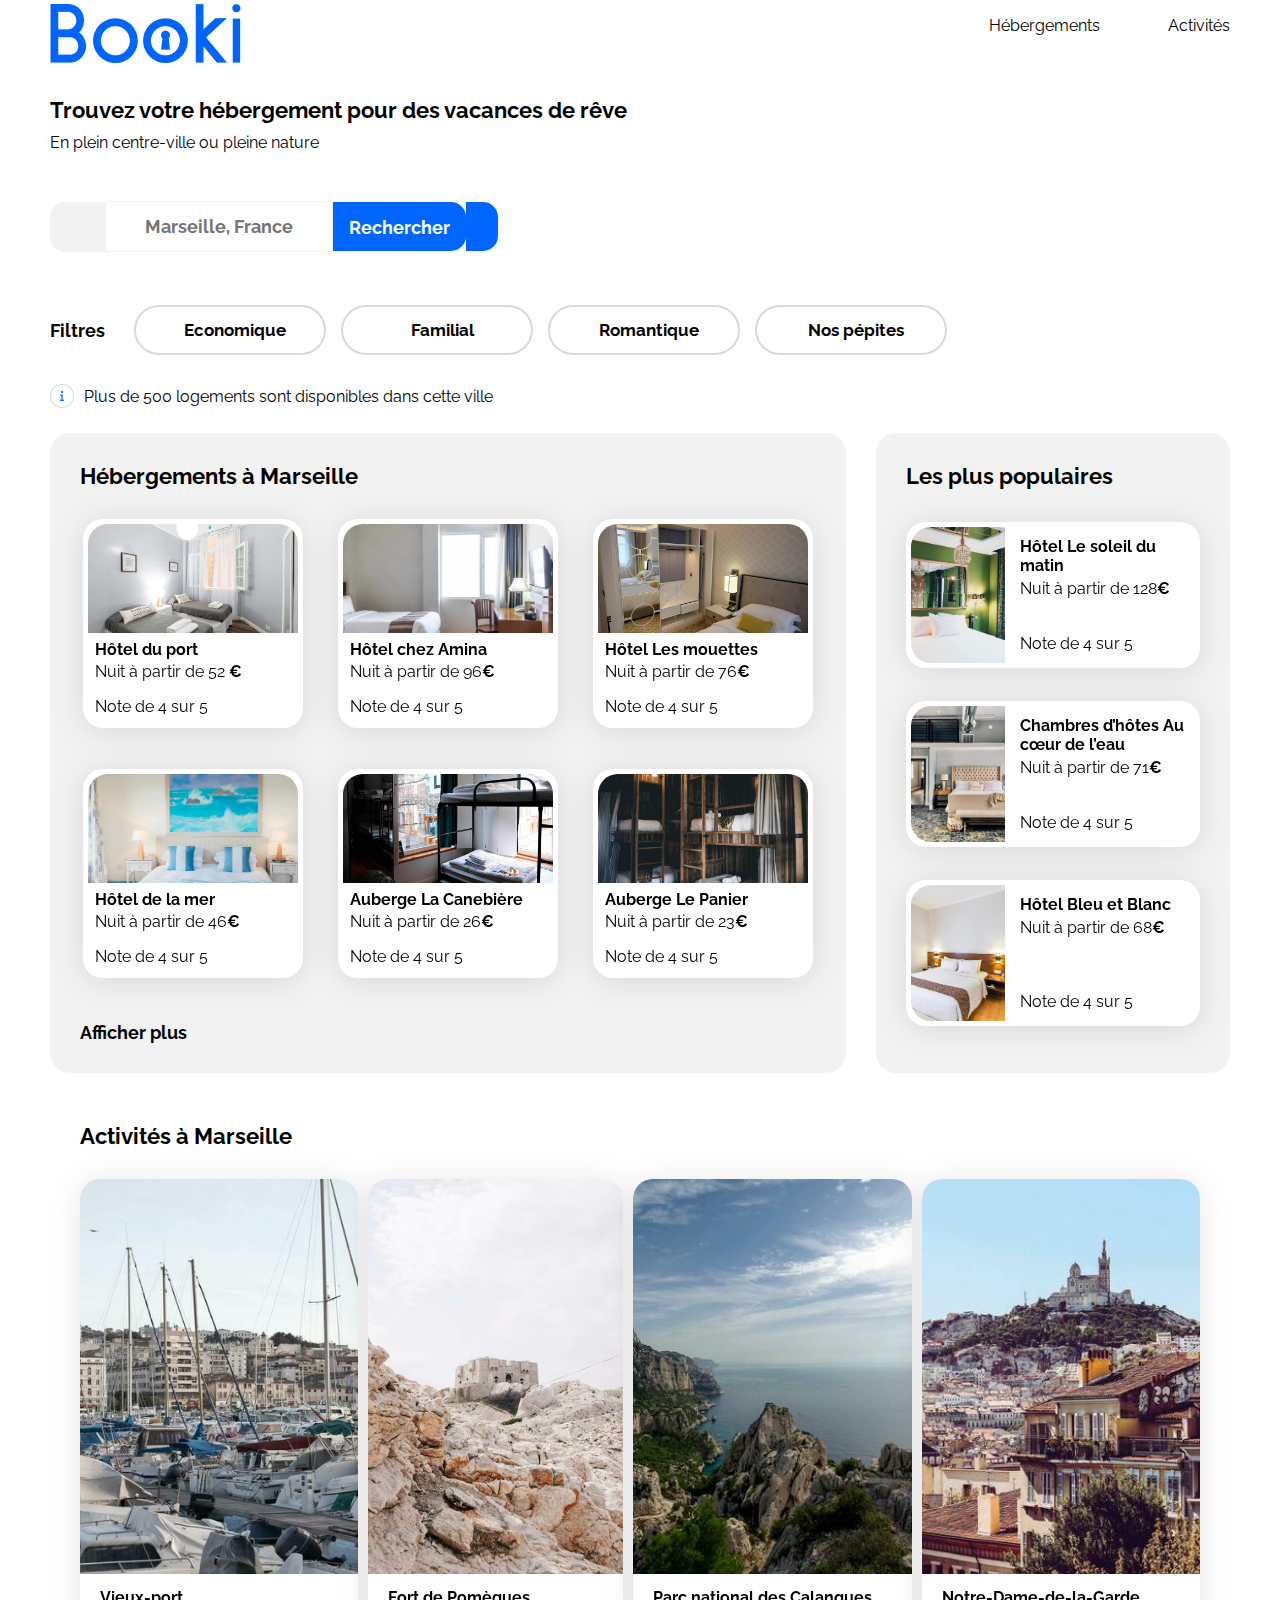
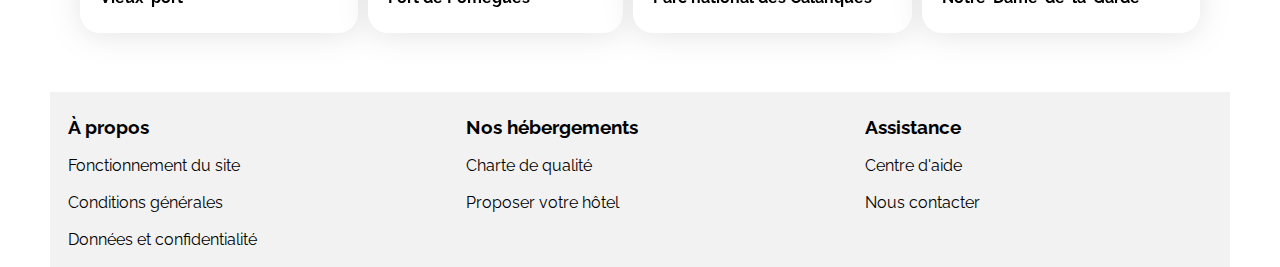
<file: index.html>
<!DOCTYPE html>
<html lang="fr">

<head>
    <meta charset="UTF-8">
    <meta name="viewport" content="width=device-width, initial-scale=1.0">
    <title>Booki</title>
    <link rel="preconnect" href="https://fonts.googleapis.com">
    <link rel="preconnect" href="https://fonts.gstatic.com" crossorigin>
    <link href="https://fonts.googleapis.com/css2?family=Raleway:wght@400;500;700&display=swap" rel="stylesheet">
    <link rel="stylesheet" href="https://cdnjs.cloudflare.com/ajax/libs/font-awesome/6.2.1/css/all.min.css"
        integrity="sha512-MV7K8+y+gLIBoVD59lQIYicR65iaqukzvf/nwasF0nqhPay5w/9lJmVM2hMDcnK1OnMGCdVK+iQrJ7lzPJQd1w=="
        crossorigin="anonymous" referrerpolicy="no-referrer">
    <link rel="stylesheet" href="./CSS/style.css">
</head>

<body>
    <!--GENERAL-->
    <div class="main-container">        
    
        <!--HEADER-->
        <header>
            <!--MENU HAUT-->
            <nav>
            <img src="Images/Logo/Booki.png" alt="Logo" id="picture-logo">
                <ul id="menu">
                    <li><a href="#hebergements-link" class="link-menu">Hébergements</a></li>
                    <li><a href="#activities-link" class="link-menu">Activités</a></li>
                </ul>
            </nav>
        </header>

        <!--MAIN-->
        <main>
            <!--SECTION RECHERCHE-->
            <section>
                <h1 class="section-title">Trouvez votre hébergement pour des vacances de rêve</h1>
                <p class="section-title-secondary">En plein centre-ville ou pleine nature</p>
                <div>                
                    <form class="search-bar">
                    <div class="icon-container">
                    <i class="fa-solid fa-location-dot fa-lg" style="color: #000000;"></i>
                    </div>
                    <input type= "text" placeholder="Marseille, France">
                    <a href="#" class="search-button">Rechercher</a>
                    <a href="#" class="search-button-icon"><i class="fa-solid fa-magnifying-glass" style="color: white;"></i></a>
                </form>
                </div>

            </section>

            <!--SECTION FILTRES-->
            <section class="bloc-filter">
                <h2 class="title-filter">Filtres</h2>
                <div class="section-filter">
                    <button class="economic"><i class="fa-solid fa-money-bill-wave icon-filter" style="color: #0065FC;"></i>Economique</button>
                    <button class="family"><i class="fa-solid fa-person icon-filter fa-lg" style="color: #0065FC;"></i>Familial</button>
                    <button class="romantic"><i class="fa-solid fa-heart icon-filter" style="color: #0065FC;"></i>Romantique</button>
                    <button class="pepites"><i class="fa-solid fa-fire icon-filter" style="color: #0065FC;"></i>Nos pépites</button>
                </div>
            </section>

            <!--INFO BAR-->
            <div class="info-bar">
                <img src="./Images/Icon/Icon.png" alt="Info bar"><p>Plus de 500 logements sont disponibles dans cette ville</p>
            </div>

            <!--SECTION HEBERGEMENTS ET POPULAIRES-->
            <div class="hebergements-and-populaires">

                <!--SECTION HEBERGEMENTS-->
                <section class="hebergements" id="hebergements-link">
                    <div class="hebergements-title">
                        <h2 class="section-title">Hébergements à Marseille</h2>
                    </div>
                    <div class="hebergements-cards">
                        <a href="#">
                            <article class="card">
                                <img src="./Images/Hébergements/fred-kleber.jpg" alt="Image de Hôtel du port">
                                <div class="card-content">
                                    <div class="card-txt">
                                        <h3 class="card-title">Hôtel du port</h3>
                                        <p class="card-subtitle">Nuit à partir de 52 <span class="euro">€</span></p>
                                    </div>
                                    <div class="card-rating">
                                        <i class="fa-xs fa-solid fa-star" aria-hidden="true"></i>
                                        <i class="fa-xs fa-solid fa-star" aria-hidden="true"></i>
                                        <i class="fa-xs fa-solid fa-star" aria-hidden="true"></i>
                                        <i class="fa-xs fa-solid fa-star" aria-hidden="true"></i>
                                        <i class="fa-xs fa-solid fa-star neutral-star" aria-hidden="true"></i>
                                        <span class="sr-only">Note de 4 sur 5</span>
                                    </div>
                                </div>
                            </article>
                        </a>
                        <a href="#">
                            <article class="card">
                                <img src="./Images/Hébergements/febrian-zakaria.jpg" alt="Image de Hôtel chez Amina">
                                <div class="card-content">
                                    <div class="card-txt">
                                        <h3 class="card-title">Hôtel chez Amina</h3>
                                        <p class="card-subtitle">Nuit à partir de 96<span class="euro">€</span></p>
                                    </div>
                                    <div class="card-rating">
                                        <i class="fa-xs fa-solid fa-star" aria-hidden="true"></i>
                                        <i class="fa-xs fa-solid fa-star" aria-hidden="true"></i>
                                        <i class="fa-xs fa-solid fa-star" aria-hidden="true"></i>
                                        <i class="fa-xs fa-solid fa-star" aria-hidden="true"></i>
                                        <i class="fa-xs fa-solid fa-star neutral-star" aria-hidden="true"></i>
                                        <span class="sr-only">Note de 4 sur 5</span>
                                    </div>
                                </div>
                            </article>
                        </a>
                        <a href="#">
                            <article class="card">
                                <img src="./Images/Hébergements/reisetopia.jpg" alt="Image de Hôtel Les mouettes">
                                <div class="card-content">
                                    <div class="card-txt">
                                        <h3 class="card-title">Hôtel Les mouettes</h3>
                                        <p class="card-subtitle">Nuit à partir de 76<span class="euro">€</span></p>
                                    </div>
                                    <div class="card-rating">
                                        <i class="fa-xs fa-solid fa-star" aria-hidden="true"></i>
                                        <i class="fa-xs fa-solid fa-star" aria-hidden="true"></i>
                                        <i class="fa-xs fa-solid fa-star" aria-hidden="true"></i>
                                        <i class="fa-xs fa-solid fa-star" aria-hidden="true"></i>
                                        <i class="fa-xs fa-solid fa-star neutral-star" aria-hidden="true"></i>
                                        <span class="sr-only">Note de 4 sur 5</span>
                                    </div>
                                </div>
                            </article>
                        </a>
                        <a href="#">
                            <article class="card">
                                <img src="./Images/Hébergements/annie-spratt.jpg" alt="Image de Hôtel de la mer">
                                <div class="card-content">
                                    <div class="card-txt">
                                        <h3 class="card-title">Hôtel de la mer</h3>
                                        <p class="card-subtitle">Nuit à partir de 46<span class="euro">€</span></p>
                                    </div>
                                    <div class="card-rating">
                                        <i class="fa-xs fa-solid fa-star" aria-hidden="true"></i>
                                        <i class="fa-xs fa-solid fa-star" aria-hidden="true"></i>
                                        <i class="fa-xs fa-solid fa-star" aria-hidden="true"></i>
                                        <i class="fa-xs fa-solid fa-star" aria-hidden="true"></i>
                                        <i class="fa-xs fa-solid fa-star neutral-star" aria-hidden="true"></i>
                                        <span class="sr-only">Note de 4 sur 5</span>
                                    </div>
                                </div>
                            </article>
                        </a>
                        <a href="#">
                            <article class="card">
                                <img src="./Images/Hébergements/marcus-loke.jpg" alt="Image de Auberge La Canebière">
                                <div class="card-content">
                                    <div class="card-txt">
                                        <h3 class="card-title">Auberge La Canebière</h3>
                                        <p class="card-subtitle">Nuit à partir de 26<span class="euro">€</span></p>
                                    </div>
                                    <div class="card-rating">
                                        <i class="fa-xs fa-solid fa-star" aria-hidden="true"></i>
                                        <i class="fa-xs fa-solid fa-star" aria-hidden="true"></i>
                                        <i class="fa-xs fa-solid fa-star" aria-hidden="true"></i>
                                        <i class="fa-xs fa-solid fa-star" aria-hidden="true"></i>
                                        <i class="fa-xs fa-solid fa-star neutral-star" aria-hidden="true"></i>
                                        <span class="sr-only">Note de 4 sur 5</span>
                                    </div>
                                </div>
                            </article>
                        </a>
                        <a href="#">
                            <article class="card">
                                <img src="./Images/Hébergements/nicate-lee.jpg" alt="Image de Auberge Le Panier">
                                <div class="card-content">
                                    <div class="card-txt">
                                        <h3 class="card-title">Auberge Le Panier</h3>
                                        <p class="card-subtitle">Nuit à partir de 23<span class="euro">€</span></p>
                                    </div>
                                    <div class="card-rating">
                                        <i class="fa-xs fa-solid fa-star" aria-hidden="true"></i>
                                        <i class="fa-xs fa-solid fa-star" aria-hidden="true"></i>
                                        <i class="fa-xs fa-solid fa-star" aria-hidden="true"></i>
                                        <i class="fa-xs fa-solid fa-star" aria-hidden="true"></i>
                                        <i class="fa-xs fa-solid fa-star neutral-star" aria-hidden="true"></i>
                                        <span class="sr-only">Note de 4 sur 5</span>
                                    </div>
                                </div>
                            </article>
                        </a>
                    </div>
                <p class="phrase-hebergements"><a href="#">Afficher plus</a></p>
                </section>

                <!--SECTION POPULAIRES-->
                <section class="populaires" id="activities-link">
                    <div class="populaires-title">
                        <h2 class="section-title">Les plus populaires</h2>
                        <i class="fa-solid fa-chart-line" aria-hidden="true"></i>
                    </div>
                    <div class="populaires-cards">
                        <a href="#">
                            <article class="card">
                                <img src="./Images/Hébergements/emile-guillemot.jpg" alt="Image de la chambre d'hôtel montrant un lit">
                                <div class="card-content">
                                    <div class="card-txt">
                                        <h3 class="card-title">Hôtel Le soleil du matin</h3>
                                        <p class="card-subtitle">Nuit à partir de 128<span class="euro">€</span></p>
                                    </div>
                                    <div class="card-rating">
                                        <i class="fa-xs fa-solid fa-star" aria-hidden="true"></i>
                                        <i class="fa-xs fa-solid fa-star" aria-hidden="true"></i>
                                        <i class="fa-xs fa-solid fa-star" aria-hidden="true"></i>
                                        <i class="fa-xs fa-solid fa-star" aria-hidden="true"></i>
                                        <i class="fa-xs fa-solid fa-star neutral-star" aria-hidden="true"></i>
                                        <span class="sr-only">Note de 4 sur 5</span>
                                    </div>
                                </div>
                            </article>
                        </a>
                        <a href="#">
                            <article class="card">
                                <img src="./Images/Hébergements/aw-creative.jpg" alt="Image de la chambre d'hôtel montrant un lit">
                                <div class="card-content">
                                    <div class="card-txt">
                                        <h3 class="card-title">Chambres d’hôtes Au cœur de l’eau</h3>
                                        <p class="card-subtitle">Nuit à partir de 71<span class="euro">€</span></p>
                                    </div>
                                    <div class="card-rating">
                                        <i class="fa-xs fa-solid fa-star" aria-hidden="true"></i>
                                        <i class="fa-xs fa-solid fa-star" aria-hidden="true"></i>
                                        <i class="fa-xs fa-solid fa-star" aria-hidden="true"></i>
                                        <i class="fa-xs fa-solid fa-star" aria-hidden="true"></i>
                                        <i class="fa-xs fa-solid fa-star neutral-star" aria-hidden="true"></i>
                                        <span class="sr-only">Note de 4 sur 5</span>
                                    </div>
                                </div>
                            </article>
                        </a>
                        <a href="#">
                            <article class="card">
                                <img src="./Images/Hébergements/febrian-zakaria2.jpg" alt="Image de la chambre d'hôtel montrant un lit">
                                <div class="card-content">
                                    <div class="card-txt">
                                        <h3 class="card-title">Hôtel Bleu et Blanc</h3>
                                        <p class="card-subtitle">Nuit à partir de 68<span class="euro">€</span></p>
                                    </div>
                                    <div class="card-rating">
                                        <i class="fa-xs fa-solid fa-star" aria-hidden="true"></i>
                                        <i class="fa-xs fa-solid fa-star" aria-hidden="true"></i>
                                        <i class="fa-xs fa-solid fa-star" aria-hidden="true"></i>
                                        <i class="fa-xs fa-solid fa-star" aria-hidden="true"></i>
                                        <i class="fa-xs fa-solid fa-star neutral-star" aria-hidden="true"></i>
                                        <span class="sr-only">Note de 4 sur 5</span>
                                    </div>
                                </div>
                            </article>
                        </a>
                    </div>
                </section>
            </div>

            <!--SECTION ACTIVITES-->
            <div class="activity-marseille">
                <section class="activity">
                    <div class="activity-title">
                        <h2 class="section-title">Activités à Marseille</h2>
                    </div>
                    <div class="activity-cards">
                        <a href="#">
                            <article class="card">
                                <img src="./Images/Activités/reno-laithienne.jpg" alt="Image du Vieux-port">
                                <div class="card-content">
                                    <div class="card-txt">
                                        <h3 class="card-title">Vieux-port</h3>
                                    </div>
                                </div>
                            </article>
                        </a>
                        <a href="#">
                            <article class="card">
                                <img src="./Images/Activités/paul-hermann.jpg" alt="Image du Fort de Pomègues">
                                <div class="card-content">
                                    <div class="card-txt">
                                        <h3 class="card-title">Fort de Pomègues</h3>
                                    </div>
                                </div>
                            </article>
                        </a>
                        <a href="#">
                            <article class="card">
                                <img src="./Images/Activités/kilyan-sockalingum.jpg" alt="Image de Parc national des Calanques">
                                <div class="card-content">
                                    <div class="card-txt">
                                        <h3 class="card-title">Parc national des Calanques</h3>
                                    </div>
                                </div>
                            </article>
                        </a>
                        <a href="#">
                            <article class="card">
                                <img src="./Images/Activités/florian-wehde.jpg" alt="Image de Notre-Dame-de-la-Garde">
                                <div class="card-content">
                                    <div class="card-txt">
                                        <h3 class="card-title">Notre-Dame-de-la-Garde</h3>
                                    </div>
                                </div>
                            </article>
                        </a>
                    </div>
                </section>
            </div>
        </main>
    
        <!--FOOTER-->
        <footer>

    <!--MENU BAS-->
    <div class="footer-container">

        <!--A PROPOS-->
        <div class="footer-section">
            <h3>À propos</h3>
            <ul>
                <li><a href="#">Fonctionnement du site</a></li>
                <li><a href="#">Conditions générales</a></li>
                <li><a href="#">Données et confidentialité</a></li>
            </ul>
        </div>

        <!--NOS HEBERGEMENTS-->
        <div class="footer-section">
            <h3>Nos hébergements</h3>
            <ul>
                <li><a href="#">Charte de qualité</a></li>
                <li><a href="#">Proposer votre hôtel</a></li>
            </ul>
        </div>

        <!--ASSISTANCE-->
        <div class="footer-section">
            <h3>Assistance</h3>
            <ul>
                <li><a href="#">Centre d'aide</a></li>
                <li><a href="#">Nous contacter</a></li>
            </ul>
        </div>
    </div>
        </footer>
    </div>
</body>
</html>
</file>
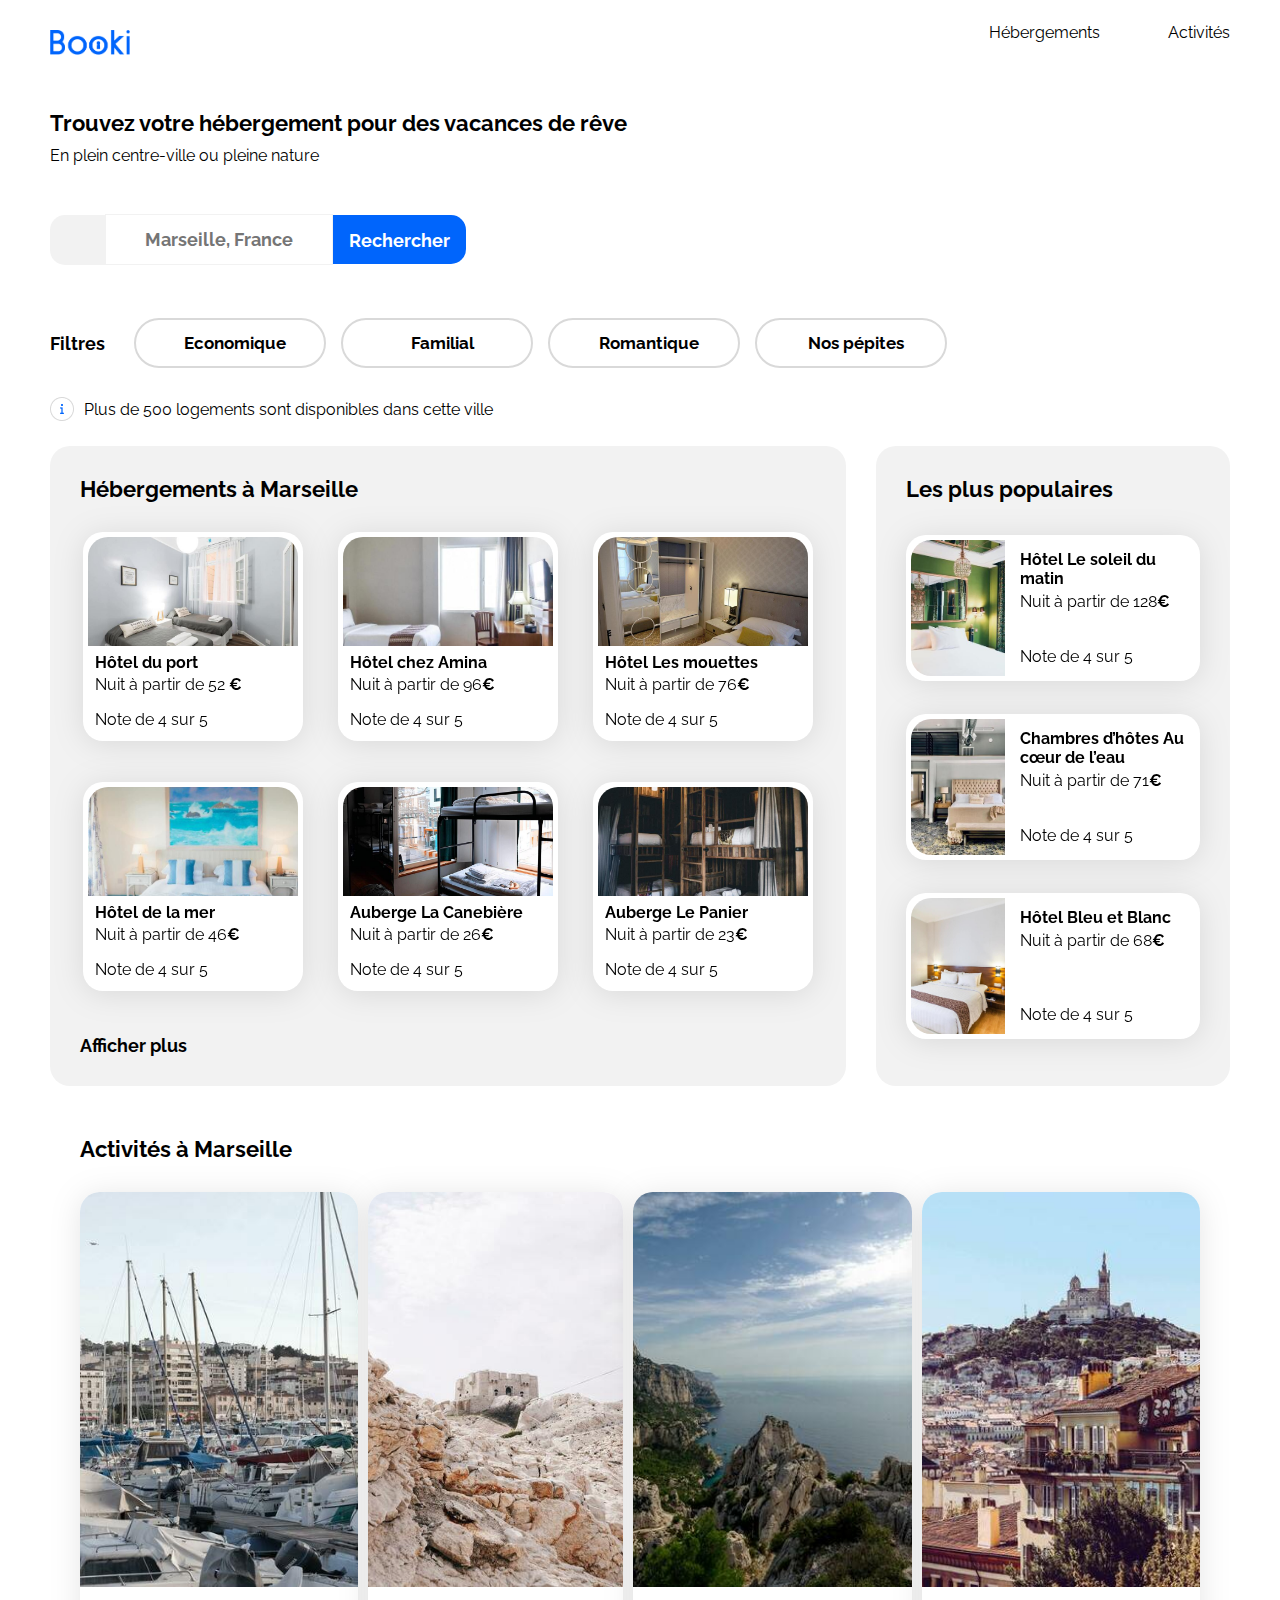
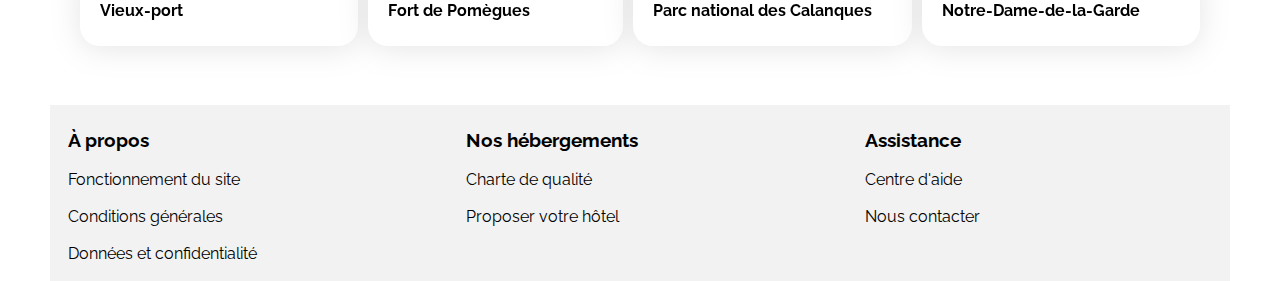
<file: index.html.html>
<!DOCTYPE html>
<html lang="fr">

<head>
    <meta charset="UTF-8">
    <meta name="viewport" content="width=device-width, initial-scale=1.0">
    <title>Booki</title>
    <link rel="preconnect" href="https://fonts.googleapis.com">
    <link rel="preconnect" href="https://fonts.gstatic.com" crossorigin>
    <link href="https://fonts.googleapis.com/css2?family=Raleway:wght@400;500;700&display=swap" rel="stylesheet">
    <link rel="stylesheet" href="https://cdnjs.cloudflare.com/ajax/libs/font-awesome/6.2.1/css/all.min.css"
        integrity="sha512-MV7K8+y+gLIBoVD59lQIYicR65iaqukzvf/nwasF0nqhPay5w/9lJmVM2hMDcnK1OnMGCdVK+iQrJ7lzPJQd1w=="
        crossorigin="anonymous" referrerpolicy="no-referrer">
    <link rel="stylesheet" href="./CSS/style.css">
</head>

<body>
    <!--GENERAL-->
    <div class="main-container">        
    
        <!--HEADER-->
        <header>
            <!--MENU HAUT-->
            <nav>
            <img src="Images/Logo/Booki.png" alt="Logo" id="image-logo">
                <ul id="menu">
                    <li><a href="hebergements-link" class="link-menu">Hébergements</a></li>
                    <li><a href="activities-link" class="link-menu">Activités</a></li>
                </ul>
            </nav>
        </header>

        <!--MAIN-->
        <main>
            <!--SECTION RECHERCHE-->
            <section>
                <h1 class="section-title">Trouvez votre hébergement pour des vacances de rêve</h1>
                <p class="phrase-title">En plein centre-ville ou pleine nature</p>
                <div>                
                    <form class="search-bar">
                    <div class="icon-container">
                    <i class="fa-solid fa-location-dot fa-lg" style="color: #000000;"></i>
                    </div>
                    <input type= "text" placeholder="Marseille, France">
                    <a href="#" class="search-button">Rechercher</a>
                    <img src="./Images/Icon/Button.png" alt="Bouton rechercher" class="rechercher-button">
                </form>
                </div>

            </section>

            <!--SECTION FILTRES-->
            <section class="bloc-filter">
                <h2 class="title-filter">Filtres</h2>
                <div class="section-filter">
                    <button class="economique"><i class="fa-solid fa-money-bill-wave icon-filter" style="color: #0065FC;"></i>Economique</button>
                    <button class="familial"><i class="fa-solid fa-person icon-filter fa-lg" style="color: #0065FC;"></i>Familial</button>
                    <button class="romantique"><i class="fa-solid fa-heart icon-filter" style="color: #0065FC;"></i>Romantique</button>
                    <button class="pepites"><i class="fa-solid fa-fire icon-filter" style="color: #0065FC;"></i>Nos pépites</button>
                </div>
            </section>

            <!--INFO BAR-->
            <div class="info-bar">
                <img src="./Images/Icon/Icon.png" alt="Infobar"><p>Plus de 500 logements sont disponibles dans cette ville</p>
            </div>

            <!--SECTION HEBERGEMENTS ET POPULAIRES-->
            <div class="hebergements-and-populaires">

                <!--SECTION HEBERGEMENTS-->
                <section class="hebergements">
                    <div class="hebergements-title">
                        <h2 class="section-title">Hébergements à Marseille</h2>
                    </div>
                    <div class="hebergements-cards">
                        <a href="#">
                            <article class="card">
                                <img src="./Images/Hébergements/fred-kleber.jpg" alt="Image de Hôtel du port">
                                <div class="card-content">
                                    <div class="card-txt">
                                        <h3 class="card-title">Hôtel du port</h3>
                                        <p class="card-subtitle">Nuit à partir de 52 <span class="euro">€</span></p>
                                    </div>
                                    <div class="card-rating">
                                        <i class="fa-xs fa-solid fa-star" aria-hidden="true"></i>
                                        <i class="fa-xs fa-solid fa-star" aria-hidden="true"></i>
                                        <i class="fa-xs fa-solid fa-star" aria-hidden="true"></i>
                                        <i class="fa-xs fa-solid fa-star" aria-hidden="true"></i>
                                        <i class="fa-xs fa-solid fa-star neutral-star" aria-hidden="true"></i>
                                        <span class="sr-only">Note de 4 sur 5</span>
                                    </div>
                                </div>
                            </article>
                        </a>
                        <a href="#">
                            <article class="card">
                                <img src="./Images/Hébergements/febrian-zakaria.jpg" alt="Image de Hôtel chez Amina">
                                <div class="card-content">
                                    <div class="card-txt">
                                        <h3 class="card-title">Hôtel chez Amina</h3>
                                        <p class="card-subtitle">Nuit à partir de 96<span class="euro">€</span></p>
                                    </div>
                                    <div class="card-rating">
                                        <i class="fa-xs fa-solid fa-star" aria-hidden="true"></i>
                                        <i class="fa-xs fa-solid fa-star" aria-hidden="true"></i>
                                        <i class="fa-xs fa-solid fa-star" aria-hidden="true"></i>
                                        <i class="fa-xs fa-solid fa-star" aria-hidden="true"></i>
                                        <i class="fa-xs fa-solid fa-star neutral-star" aria-hidden="true"></i>
                                        <span class="sr-only">Note de 4 sur 5</span>
                                    </div>
                                </div>
                            </article>
                        </a>
                        <a href="#">
                            <article class="card">
                                <img src="./Images/Hébergements/reisetopia.jpg" alt="Image de Hôtel Les mouettes">
                                <div class="card-content">
                                    <div class="card-txt">
                                        <h3 class="card-title">Hôtel Les mouettes</h3>
                                        <p class="card-subtitle">Nuit à partir de 76<span class="euro">€</span></p>
                                    </div>
                                    <div class="card-rating">
                                        <i class="fa-xs fa-solid fa-star" aria-hidden="true"></i>
                                        <i class="fa-xs fa-solid fa-star" aria-hidden="true"></i>
                                        <i class="fa-xs fa-solid fa-star" aria-hidden="true"></i>
                                        <i class="fa-xs fa-solid fa-star" aria-hidden="true"></i>
                                        <i class="fa-xs fa-solid fa-star neutral-star" aria-hidden="true"></i>
                                        <span class="sr-only">Note de 4 sur 5</span>
                                    </div>
                                </div>
                            </article>
                        </a>
                        <a href="#">
                            <article class="card">
                                <img src="./Images/Hébergements/annie-spratt.jpg" alt="Image de Hôtel de la mer">
                                <div class="card-content">
                                    <div class="card-txt">
                                        <h3 class="card-title">Hôtel de la mer</h3>
                                        <p class="card-subtitle">Nuit à partir de 46<span class="euro">€</span></p>
                                    </div>
                                    <div class="card-rating">
                                        <i class="fa-xs fa-solid fa-star" aria-hidden="true"></i>
                                        <i class="fa-xs fa-solid fa-star" aria-hidden="true"></i>
                                        <i class="fa-xs fa-solid fa-star" aria-hidden="true"></i>
                                        <i class="fa-xs fa-solid fa-star" aria-hidden="true"></i>
                                        <i class="fa-xs fa-solid fa-star neutral-star" aria-hidden="true"></i>
                                        <span class="sr-only">Note de 4 sur 5</span>
                                    </div>
                                </div>
                            </article>
                        </a>
                        <a href="#">
                            <article class="card">
                                <img src="./Images/Hébergements/marcus-loke.jpg" alt="Image de Auberge La Canebière">
                                <div class="card-content">
                                    <div class="card-txt">
                                        <h3 class="card-title">Auberge La Canebière</h3>
                                        <p class="card-subtitle">Nuit à partir de 26<span class="euro">€</span></p>
                                    </div>
                                    <div class="card-rating">
                                        <i class="fa-xs fa-solid fa-star" aria-hidden="true"></i>
                                        <i class="fa-xs fa-solid fa-star" aria-hidden="true"></i>
                                        <i class="fa-xs fa-solid fa-star" aria-hidden="true"></i>
                                        <i class="fa-xs fa-solid fa-star" aria-hidden="true"></i>
                                        <i class="fa-xs fa-solid fa-star neutral-star" aria-hidden="true"></i>
                                        <span class="sr-only">Note de 4 sur 5</span>
                                    </div>
                                </div>
                            </article>
                        </a>
                        <a href="#">
                            <article class="card">
                                <img src="./Images/Hébergements/nicate-lee.jpg" alt="Image de Auberge Le Panier">
                                <div class="card-content">
                                    <div class="card-txt">
                                        <h3 class="card-title">Auberge Le Panier</h3>
                                        <p class="card-subtitle">Nuit à partir de 23<span class="euro">€</span></p>
                                    </div>
                                    <div class="card-rating">
                                        <i class="fa-xs fa-solid fa-star" aria-hidden="true"></i>
                                        <i class="fa-xs fa-solid fa-star" aria-hidden="true"></i>
                                        <i class="fa-xs fa-solid fa-star" aria-hidden="true"></i>
                                        <i class="fa-xs fa-solid fa-star" aria-hidden="true"></i>
                                        <i class="fa-xs fa-solid fa-star neutral-star" aria-hidden="true"></i>
                                        <span class="sr-only">Note de 4 sur 5</span>
                                    </div>
                                </div>
                            </article>
                        </a>
                    </div>
                <p class="phrase-hebergements"><a href="#">Afficher plus</a></p>
                </section>

                <!--SECTION POPULAIRES-->
                <section class="populaires">
                    <div class="populaires-title">
                        <h2 class="section-title">Les plus populaires</h2>
                        <i class="fa-solid fa-chart-line" aria-hidden="true"></i>
                    </div>
                    <div class="populaires-cards">
                        <a href="#">
                            <article class="card">
                                <img src="./Images/Hébergements/emile-guillemot.jpg" alt="Image de la chambre d'hôtel montrant un lit">
                                <div class="card-content">
                                    <div class="card-txt">
                                        <h3 class="card-title">Hôtel Le soleil du matin</h3>
                                        <p class="card-subtitle">Nuit à partir de 128<span class="euro">€</span></p>
                                    </div>
                                    <div class="card-rating">
                                        <i class="fa-xs fa-solid fa-star" aria-hidden="true"></i>
                                        <i class="fa-xs fa-solid fa-star" aria-hidden="true"></i>
                                        <i class="fa-xs fa-solid fa-star" aria-hidden="true"></i>
                                        <i class="fa-xs fa-solid fa-star" aria-hidden="true"></i>
                                        <i class="fa-xs fa-solid fa-star neutral-star" aria-hidden="true"></i>
                                        <span class="sr-only">Note de 4 sur 5</span>
                                    </div>
                                </div>
                            </article>
                        </a>
                        <a href="#">
                            <article class="card">
                                <img src="./Images/Hébergements/aw-creative.jpg" alt="Image de la chambre d'hôtel montrant un lit">
                                <div class="card-content">
                                    <div class="card-txt">
                                        <h3 class="card-title">Chambres d’hôtes Au cœur de l’eau</h3>
                                        <p class="card-subtitle">Nuit à partir de 71<span class="euro">€</span></p>
                                    </div>
                                    <div class="card-rating">
                                        <i class="fa-xs fa-solid fa-star" aria-hidden="true"></i>
                                        <i class="fa-xs fa-solid fa-star" aria-hidden="true"></i>
                                        <i class="fa-xs fa-solid fa-star" aria-hidden="true"></i>
                                        <i class="fa-xs fa-solid fa-star" aria-hidden="true"></i>
                                        <i class="fa-xs fa-solid fa-star neutral-star" aria-hidden="true"></i>
                                        <span class="sr-only">Note de 4 sur 5</span>
                                    </div>
                                </div>
                            </article>
                        </a>
                        <a href="#">
                            <article class="card">
                                <img src="./Images/Hébergements/febrian-zakaria2.jpg" alt="Image de la chambre d'hôtel montrant un lit">
                                <div class="card-content">
                                    <div class="card-txt">
                                        <h3 class="card-title">Hôtel Bleu et Blanc</h3>
                                        <p class="card-subtitle">Nuit à partir de 68<span class="euro">€</span></p>
                                    </div>
                                    <div class="card-rating">
                                        <i class="fa-xs fa-solid fa-star" aria-hidden="true"></i>
                                        <i class="fa-xs fa-solid fa-star" aria-hidden="true"></i>
                                        <i class="fa-xs fa-solid fa-star" aria-hidden="true"></i>
                                        <i class="fa-xs fa-solid fa-star" aria-hidden="true"></i>
                                        <i class="fa-xs fa-solid fa-star neutral-star" aria-hidden="true"></i>
                                        <span class="sr-only">Note de 4 sur 5</span>
                                    </div>
                                </div>
                            </article>
                        </a>
                    </div>
                </section>
            </div>

            <!--SECTION ACTIVITES-->
            <div class="activity-marseille">
                <section class="activity">
                    <div class="activity-title">
                        <h2 class="section-title">Activités à Marseille</h2>
                    </div>
                    <div class="activity-cards">
                        <a href="#">
                            <article class="card">
                                <img src="./Images/Activités/reno-laithienne.jpg" alt="Image du Vieux-port">
                                <div class="card-content">
                                    <div class="card-txt">
                                        <h3 class="card-title">Vieux-port</h3>
                                    </div>
                                </div>
                            </article>
                        </a>
                        <a href="#">
                            <article class="card">
                                <img src="./Images/Activités/paul-hermann.jpg" alt="Image du Fort de Pomègues">
                                <div class="card-content">
                                    <div class="card-txt">
                                        <h3 class="card-title">Fort de Pomègues</h3>
                                    </div>
                                </div>
                            </article>
                        </a>
                        <a href="#">
                            <article class="card">
                                <img src="./Images/Activités/kilyan-sockalingum.jpg" alt="Image de Parc national des Calanques">
                                <div class="card-content">
                                    <div class="card-txt">
                                        <h3 class="card-title">Parc national des Calanques</h3>
                                    </div>
                                </div>
                            </article>
                        </a>
                        <a href="#">
                            <article class="card">
                                <img src="./Images/Activités/florian-wehde.jpg" alt="Image de Notre-Dame-de-la-Garde">
                                <div class="card-content">
                                    <div class="card-txt">
                                        <h3 class="card-title">Notre-Dame-de-la-Garde</h3>
                                    </div>
                                </div>
                            </article>
                        </a>
                    </div>
                </section>
            </div>
        </main>
    
        <!--FOOTER-->
        <footer>

    <!--MENU BAS-->
    <div class="footer-container">

        <!--A PROPOS-->
        <div class="footer-section">
            <h3>À propos</h3>
            <ul>
                <li><a href="#">Fonctionnement du site</a></li>
                <li><a href="#">Conditions générales</a></li>
                <li><a href="#">Données et confidentialité</a></li>
            </ul>
        </div>

        <!--NOS HEBERGEMENTS-->
        <div class="footer-section">
            <h3>Nos hébergements</h3>
            <ul>
                <li><a href="#">Charte de qualité</a></li>
                <li><a href="#">Proposer votre hôtel</a></li>
            </ul>
        </div>

        <!--ASSISTANCE-->
        <div class="footer-section">
            <h3>Assistance</h3>
            <ul>
                <li><a href="#">Centre d'aide</a></li>
                <li><a href="#">Nous contacter</a></li>
            </ul>
        </div>
    </div>
        </footer>
    </div>
</body>
</html>
</file>
<file: CSS/style.css>
/*GENERAL*/
* {
    font-family: 'Raleway', sans-serif;
}

:root {
    --main-color: #0065FC;
    --main-bg-color: #F2F2F2;
    --filter-bg-color: #DEEBFF;
}

.fa-solid {
    color: var(--main-color);
}

body {
    display: flex;
    justify-content: center;
}

html, body {
  height: 100%;
  margin: 0;
}

.main-container {
    display: flex;
    flex-direction: column;
    width: 100%;
    padding: 0 50px;
    box-sizing: border-box;
    margin: 0 auto;
    min-height: 100vh;
    max-width: 1440px;
    min-width: 320px;
}

/*HEADER*/
header {
    margin-bottom: 30px;
}

nav {
    display: flex;
    justify-content: space-between;
    align-items: center;
    width: 100%;
}

img#image-logo {
    width: 80px;
    margin-bottom: 25px;
    margin-top: 30px;
}

ul#menu {
    display: flex;
    list-style: none;
    gap: 68px;
    height: 35px;
}

a.link-menu {
    font-size: 16px;
}

a.link-menu:hover{
    color: #0065FC;
    text-decoration: underline;
    text-decoration: none;
    border-top: 2px solid #0065FC;
    padding-top: 21px;
}

a {
    color: inherit;
    text-decoration: none;
}

/*SECTION RECHERCHE*/
.search-bar {
    height: 49px;
    display: flex;
    align-items: center;
    margin-bottom: 50px;
    max-width: 100%;
    box-sizing: border-box;
    width: 100%;
}

.search-bar img{
    display: none;
}

.icon-container {
    background-color: #F2F2F2;
    height: 30px;
    border-top-left-radius: 15px;
    border-bottom-left-radius: 15px;
    border: 1px;
    padding: 10px;
    display: flex;
    align-items: center;
    justify-content: center;
}

.icon-container i{
    width: 25px;
    padding-left: 10px;
}

.search-bar input {
    display: flex;
    text-align: center;
    font-size: 18px;
    font-weight: bold;
    height: 47px;
    border: 0.5px solid #F2F2F2;
}

.search-bar a {
    border-top-right-radius: 15px;
    border-bottom-right-radius: 15px;
    border: 1px;
    padding-top: 15px;
    padding-right: 16px;
    padding-bottom: 15px;
    padding-left: 16px;
    background-color: #0065FC;
    color: #FFFFFF;
    font-size: 18px;
    font-weight: bold;
    height: 19px;
}

/*SECTION FILTRES*/
h2.title-filter {
    font-size: 18px;
}

section.bloc-filter {
    display: flex;
    align-items: center;
    gap: 10px;
}

.section-filter {
    display: flex;
    gap: 15px;
    padding-top: 4px;
    padding-right: 19px;
    padding-bottom: 4px;
    padding-left: 19px;
    height: 50px;
}

.section-filter button{
    font-size: 17px;
    border-radius: 25px;
    border: 2px solid #D9D9D9;
    background-color: white;
    font-weight: bold;
    height: 50px;
    padding: 10px;
    width: 192px;
}

.section-filter button:hover{
    background-color: #DEEBFF;
}

.icon-filter{
    margin-right: 10px;
}

/*INFO BAR*/
.info-bar {
    display: flex;
    align-items: center;
    height: 24px;
    gap: 10px;
    margin-top: 25px;
    margin-bottom: 25px;
}

.info-bar p{
    margin: 0;
    font-size: 16px;
}

.section-title {
    margin: 0;
    font-size: 22px;
}

p {
    margin-top: 10px;
    margin-bottom: 50px;
}

.card {
    background-color: white;
    border-radius: 20px;
    padding: 5px;
    filter: drop-shadow(0px 3px 15px rgba(0, 0, 0, 0.1));
}

.card-rating {
    margin-top: 16px;
}

.card img {
    object-fit: cover;
}

.card-title {
    font-size: 16px;
    margin-top: 3px;
    margin-bottom: 3px;
}

.euro {
    font-weight: 700;
}

.neutral-star {
    color: var(--main-bg-color)
}

/*SECTION HEBERGEMENTS ET POPULAIRE*/
.hebergements-and-populaires {
    display: flex;
    justify-content: space-between;
    gap: 30px;
}

.hebergements-and-populaires section {
    background-color: var(--main-bg-color);
    border-radius: 20px;
    padding: 30px;
    box-sizing: border-box;
}

/*SECTION HEBERGEMENTS*/
.hebergements{
    display: flex;
    flex-direction: column;
}
.hebergements-cards img {
    height: 109px;
    width: 100%;
    border-top-left-radius: 20px;
    border-top-right-radius: 20px;
}

.hebergements-title {
    width: 100%;
    margin-bottom: 10px;
}

.hebergements-cards .card {
    margin: 0 -17px;
    height: 199px;
    max-height: 200px;
}

.hebergements-cards a{
    width: calc(30% - 35px);
    height: 190px;
    padding: 20px;
}

.hebergements-cards{
    justify-content: space-between;
    flex-wrap: wrap;
    width: 100%;
    height: auto;
    gap: 20px;
    margin: 0 0 28px 0;
    padding-bottom: 15px;
}

.hebergements-cards .card-content {
    display: flex;
    flex-direction: column;
    justify-content: space-between;
    padding-right: 0;
    padding-left: 7px;
    width: 100%;
}

.hebergements-cards .card-subtitle {
    margin: 0;
}

.hebergements-cards, .card-content, .card-rating{
    display: flex;
}

p.phrase-hebergements {
    font-weight: bold;
    margin-top: 0;
    font-size: 18px;
    margin-bottom: 0;
}

/*SECTION POPULAIRES*/
.populaires-title {
    display: flex;
    justify-content: space-between;
    align-items: center;
}

.populaires-cards .card {
    display: flex;
    margin-top: 33px;
}

.populaires-cards img {
    width: 33%;
    height: 136px;
    border-top-left-radius: 20px;
    border-bottom-left-radius: 20px;
}

.populaires-cards .card-content {
    padding-left: 15px;
    display: flex;
    flex-direction: column;
    justify-content: space-between;
    box-sizing: border-box;
}

.populaires-cards .card-title {
    margin-top: 10px;
    margin-bottom: 4px;
}

.populaires-cards .card-subtitle {
    margin: 0;
}

.populaires-cards .card-rating {
    margin-bottom: 10px;
}

/*SECTION ACTIVITES*/
.activity-cards img {
    width: 100%;
    height: 90%;
    border-top-left-radius: 20px;
    border-top-right-radius: 20px;
}

.activity-marseille {
    height: 559.02px;
    padding: 30px;
}

.activity-cards .card{
    max-width: 288px;
    height: 439px;
    padding: 0;
    padding-bottom: 15px;
}

.activity-marseille .section-title{
    margin-bottom: 30px;
    margin-top: 20px;
}

.activity-cards .card-title{
    font-size: 16px;
    margin-left: 20px;
    margin-top: 10px;
}

.activity-cards {
    display: flex;
    flex-direction: row;
    justify-content: space-between;
    box-sizing: border-box;
    gap: 10px;
}

/*FOOTER*/
.footer-container{
    display: flex;
    flex-direction: row;
    gap: 15px;
    background-color: #F2F2F2;
    width: 100%;
    box-sizing: border-box;
    margin: 0 auto;
}

.footer-section{
    width: 100%;
    padding: 18px;
    padding-top: 5px;
}

.footer-section ul{
    padding-left: 0;
    list-style: none;
    margin: 0;
}

.footer-section li{
    margin-top: 18px;
}

/*MEDIA QUERIES*/
/*TABLETTES 1024px*/
@media (max-width: 1024px) {
/*SECTION FILTRES*/
.title-filter{
    display: flex;
    margin-bottom: 5px;
}

section.bloc-filter {
    flex-direction: column;
    align-items: flex-start;
}

.section-filter{
    display: flex;
    padding-left: 0;
    margin-bottom: 5px;
    width: 100%;
}

.search-bar{
    margin-bottom: 20px;
}

.hebergements-and-populaires {
    display: flex;
    flex-direction: column;
}

/*SECTION HEBERGEMENTS*/
.hebergements-cards {
    display: flex;
    justify-content: space-between;
    flex-direction: row;
    margin: 0;
    gap: 0px;
}

.hebergements-cards .card{
    height: 180px;
    width: 100%;
}

.hebergements-cards a{width: calc(32% - 32px);}

.hebergements-cards .card-title {
    font-size: 14px;
}

.hebergements-cards .card-subtitle {
    font-size: 13px;
}

/*SECTION POPULAIRES*/
.populaires {
    margin-top: 15px;
}

.populaires-cards {
    display: flex;
    flex-direction: row;
    justify-content: space-between;
}

.populaires-cards a {
    width: 31%;
}

.populaires-cards .card{
    margin-top: 20px;
}

.populaires-cards .card-title {
    font-size: 14px;
}

.populaires-cards .card-subtitle {
    font-size: 13px;
    margin-top: 10px;
}

/*SECTION ACTIVITES*/
div.activity-cards a{
    width: 40%;
    height: auto;
}

.activity-cards .card{
    height: 290px;
}
    
.activity-marseille{
    height: auto;
    margin-top: 20px;
    margin-bottom: 40px;
}

.activity-cards{
    display: flex;
    flex-direction: row;
    justify-content: space-around;
    margin: 0;
    gap: 15px;
}

.activity-cards .card img {
    height: 230px;
}

.activity-cards .card-title{
    margin-top: 10px;
    width: 91%;
}
}

/*PHONE*/
@media (max-width: 767.98px) {
/*MAIN*/
.main-container{
    padding: 0;
    margin: 0;
    overflow-x: hidden;
}

/*HEADER*/
header {
    padding: 32px 0 20px;
}

nav {
    flex-direction: column;
}

img#image-logo {
    width: 110px;
    margin-top: 5px;
}

ul#menu {
    width: 100%;
    padding: 0;
    justify-content: space-between;
    margin: 0;
    gap: 0;
}

ul#menu li {
    width: 50%;
    border-bottom: 3px solid var(--main-bg-color);
    margin: 0;
    padding-bottom: 16px;
}

a.link-menu {
    font-size: 16px;
    display: flex;
    justify-content: space-around;
}

a.link-menu:hover{
    color: #0065FC;
    text-decoration: none;
    border-bottom: 2px solid #0065FC;
    border-top: 0;
    padding-top: 0;
    padding-bottom: 14px;
}

/*SECTION RECHERCHE*/
  .search-bar {
    position: relative;
    width: 94%;
    padding: 28px;
    max-width: 100%;
  }

  .search-bar input,
  .search-bar a {
    box-sizing: border-box;
    height: 50px;
    z-index: 1;
    position: relative;
    width: 100%;
    border-left: 20px;
    border-bottom-right-radius: 14px;
    border-top-right-radius: 14px;
  }

.search-bar a{
    display: none;
}

.search-bar img{
    display: flex;
    margin: 0;
    z-index: 2;
    position: absolute;
    right: 0;
    top: 3px;
    bottom: 0;
    height: 50px;
}

.icon-container{
    z-index: 3;
}

h2.title-filter{
    margin-left: 25px;
    margin-bottom: 0;
}

h1.section-title, .phrase-title{
    padding: 0 20px;
}

/*SECTION FILTRES*/
.section-filter{
    flex-direction: row;
    height: auto;
    flex-wrap: wrap;
    gap: 10px;
    justify-content: center;
    width: 100%;
    margin-top: 10px;
    margin-bottom: 0;
}

section.bloc-filter{
    max-width: 100%;
}

.section-filter button{
    width: 43%;
    padding: 0;
}

a {
    color: inherit;
    text-decoration: none;
}

/*INFO BAR*/
.info-bar{
    padding-left: 20px;
}

/*SECTION HEBERGEMENTS ET POPULAIRES*/
.hebergements-and-populaires {
    flex-direction: column-reverse;
}

.hebergements-and-populaires section{
    border-radius: 0;
    padding: 40px;
}

/*SECTION HEBERGEMENTS*/
.hebergements-cards{
    flex-direction: column;
    width: 100%;
}

.hebergements-cards a{
    width: 100%;
    padding: 10px 12px;
}

.hebergements{
    background-color: transparent !important;
}

.hebergements-title{
    margin-top: -30px;
}

/*SECTION POPULAIRES*/
.populaires-cards{
    flex-direction: column;
    width: 100%;
    padding-right: 31px;
}

.populaires-cards a{
    width: 100%;
}

/*SECTION ACTIVITES*/
.activity-marseille .activity-cards{
    display: flex;
    flex-direction: column;
    gap: 20px;
}

div.activity-cards a{
    width: 100%;
    display: flex;
    justify-content: center;
}

.activity-cards .card{
    min-width: 100%;
    width: 100%;
    height: 172px;
}

.activity-cards .card img{
    height: 138px;
}

.activity-cards .card-title{
    width: 100%;
}

.activity-marseille{
    margin-top: 0;
}

.activity-marseille .section-title{
    margin-top: 0;
}

/*FOOTER*/
.footer-container{
    flex-direction: column;
}
}
</file>
